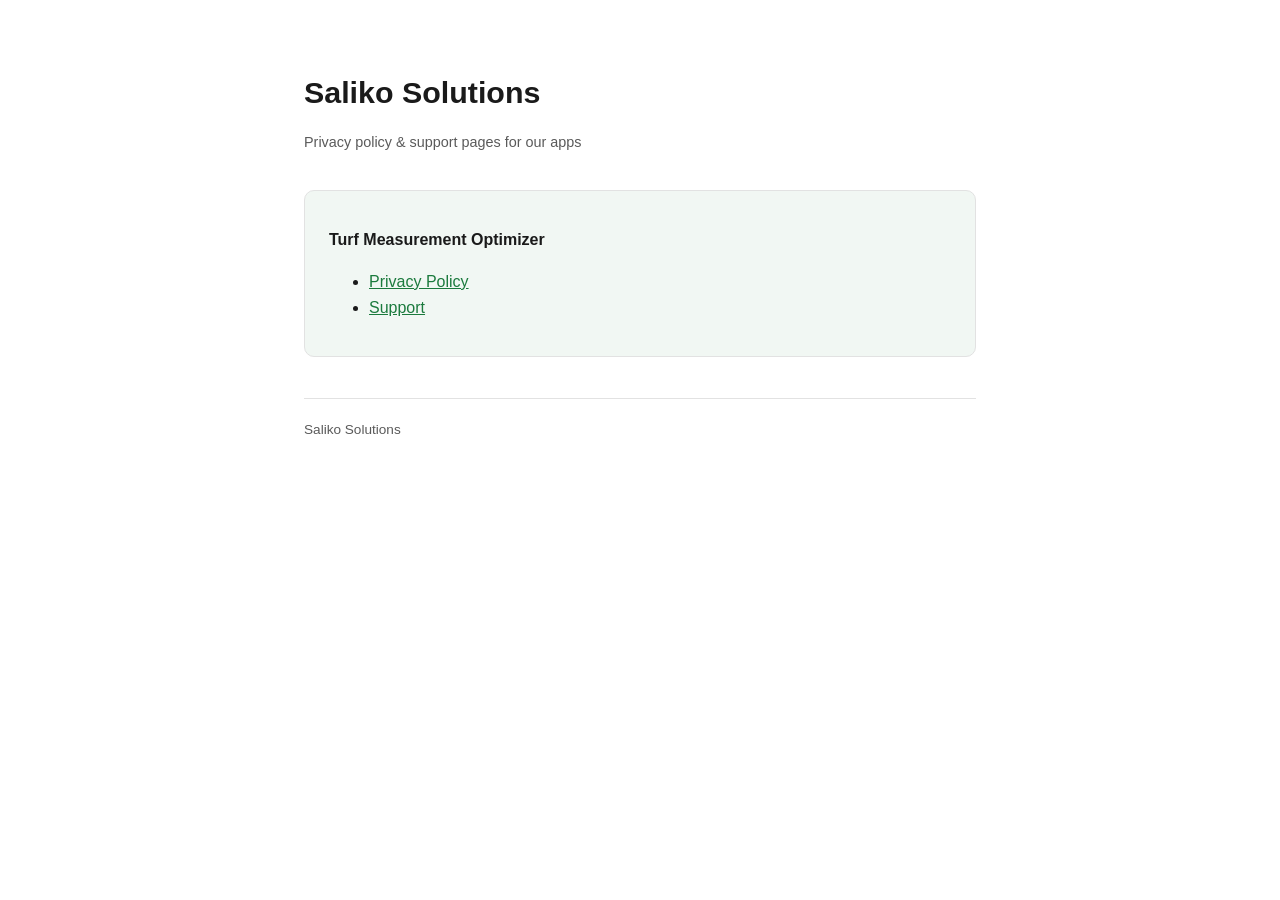
<file: index.html>
<!doctype html>
<html lang="en">
<head>
  <meta charset="utf-8">
  <meta name="viewport" content="width=device-width, initial-scale=1">
  <title>Saliko Solutions — App Policies</title>
  <link rel="stylesheet" href="style.css">
</head>
<body>
<main>
  <h1>Saliko Solutions</h1>
  <p class="meta">Privacy policy &amp; support pages for our apps</p>

  <div class="card">
    <p><strong>Turf Measurement Optimizer</strong></p>
    <ul>
      <li><a href="privacy-policy.html">Privacy Policy</a></li>
      <li><a href="support.html">Support</a></li>
    </ul>
  </div>

  <!-- Add a new .card block per app here, e.g.:
  <div class="card">
    <p><strong>App Name</strong></p>
    <ul>
      <li><a href="app-folder/privacy-policy.html">Privacy Policy</a></li>
      <li><a href="app-folder/support.html">Support</a></li>
    </ul>
  </div>
  -->

  <footer>Saliko Solutions</footer>
</main>
</body>
</html>
</file>
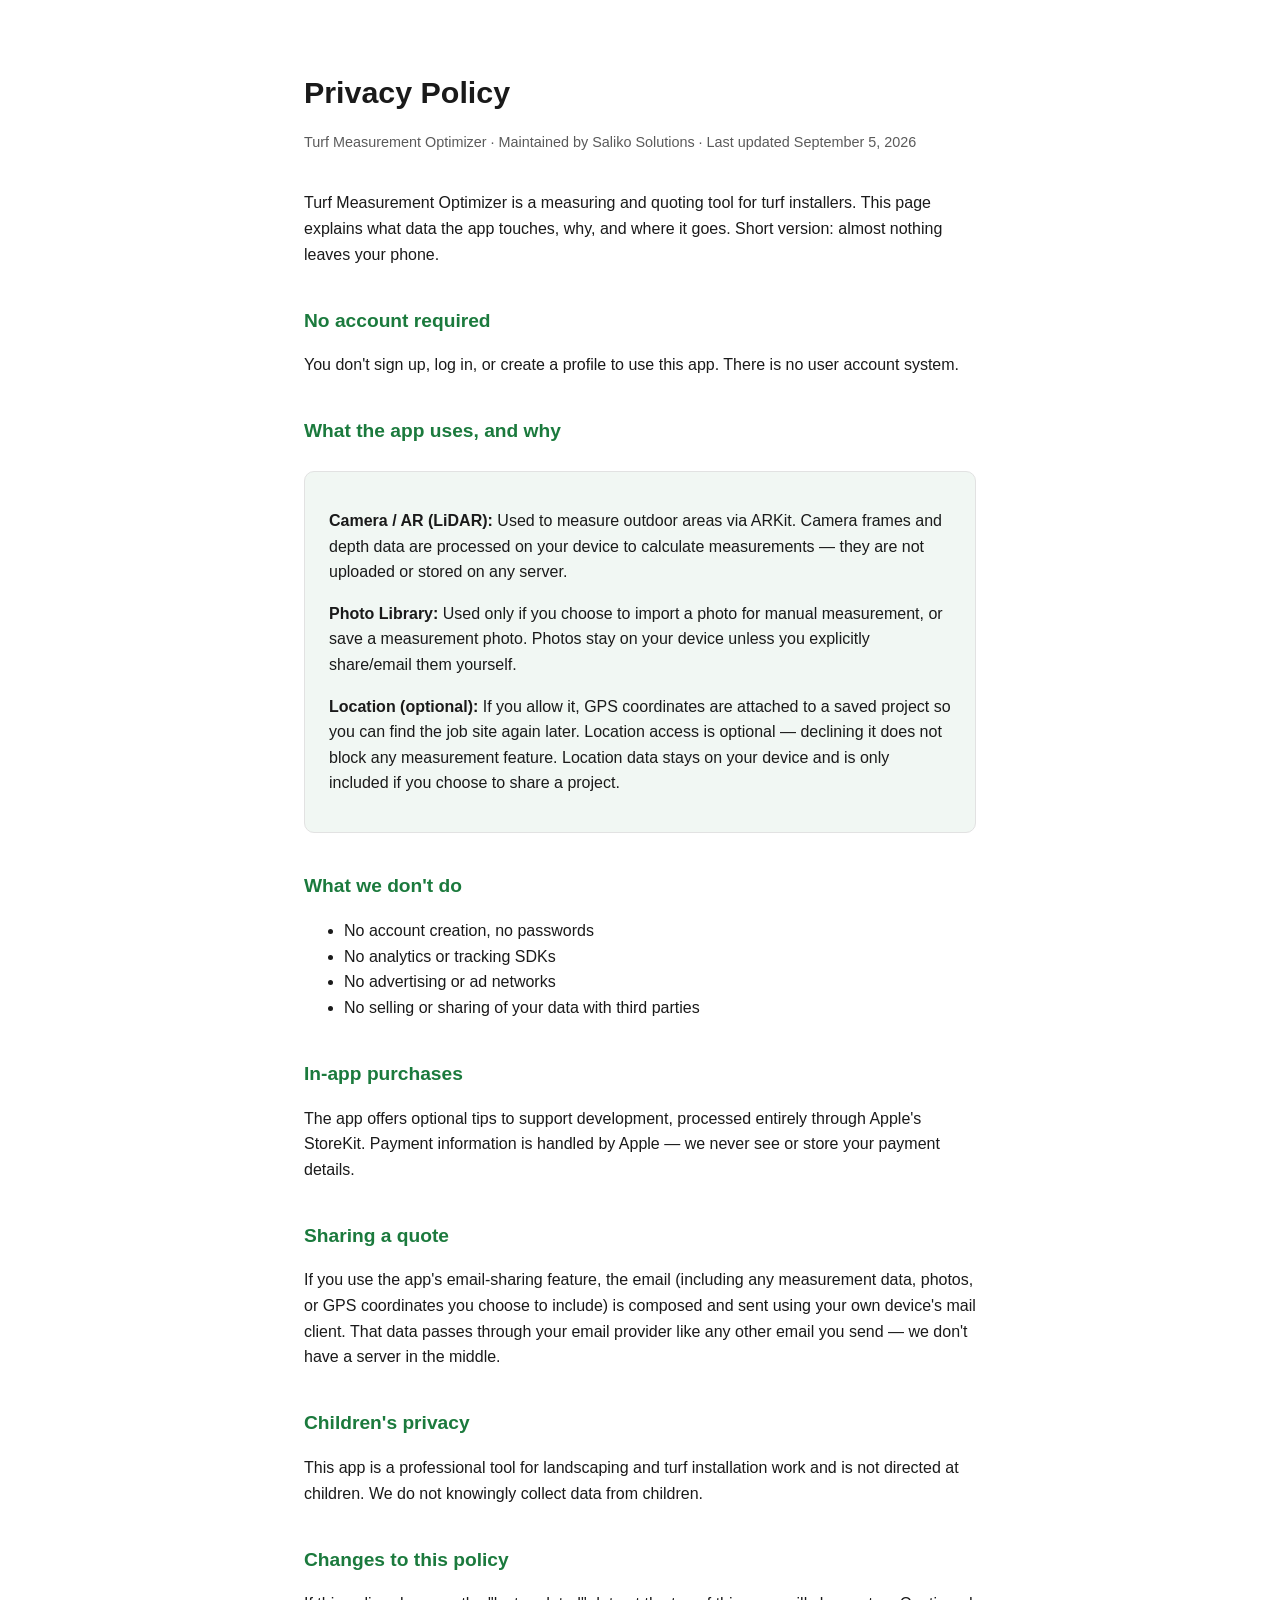
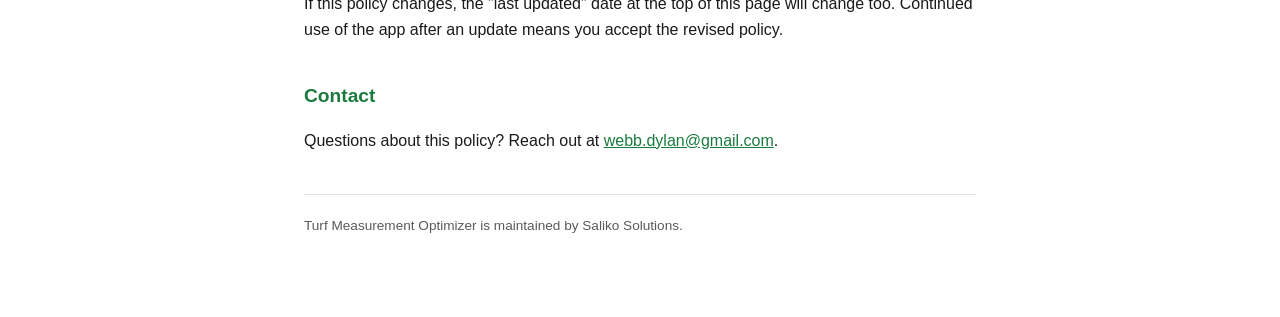
<file: privacy-policy.html>
<!doctype html>
<html lang="en">
<head>
  <meta charset="utf-8">
  <meta name="viewport" content="width=device-width, initial-scale=1">
  <title>Privacy Policy — Turf Measurement Optimizer</title>
  <link rel="stylesheet" href="style.css">
</head>
<body>
<main>
  <h1>Privacy Policy</h1>
  <p class="meta">Turf Measurement Optimizer &middot; Maintained by Saliko Solutions &middot; Last updated September 5, 2026</p>

  <p>Turf Measurement Optimizer is a measuring and quoting tool for turf installers. This page explains what data the app touches, why, and where it goes. Short version: almost nothing leaves your phone.</p>

  <h2>No account required</h2>
  <p>You don't sign up, log in, or create a profile to use this app. There is no user account system.</p>

  <h2>What the app uses, and why</h2>
  <div class="card">
    <p><strong>Camera / AR (LiDAR):</strong> Used to measure outdoor areas via ARKit. Camera frames and depth data are processed on your device to calculate measurements — they are not uploaded or stored on any server.</p>
    <p><strong>Photo Library:</strong> Used only if you choose to import a photo for manual measurement, or save a measurement photo. Photos stay on your device unless you explicitly share/email them yourself.</p>
    <p><strong>Location (optional):</strong> If you allow it, GPS coordinates are attached to a saved project so you can find the job site again later. Location access is optional — declining it does not block any measurement feature. Location data stays on your device and is only included if you choose to share a project.</p>
  </div>

  <h2>What we don't do</h2>
  <ul>
    <li>No account creation, no passwords</li>
    <li>No analytics or tracking SDKs</li>
    <li>No advertising or ad networks</li>
    <li>No selling or sharing of your data with third parties</li>
  </ul>

  <h2>In-app purchases</h2>
  <p>The app offers optional tips to support development, processed entirely through Apple's StoreKit. Payment information is handled by Apple — we never see or store your payment details.</p>

  <h2>Sharing a quote</h2>
  <p>If you use the app's email-sharing feature, the email (including any measurement data, photos, or GPS coordinates you choose to include) is composed and sent using your own device's mail client. That data passes through your email provider like any other email you send — we don't have a server in the middle.</p>

  <h2>Children's privacy</h2>
  <p>This app is a professional tool for landscaping and turf installation work and is not directed at children. We do not knowingly collect data from children.</p>

  <h2>Changes to this policy</h2>
  <p>If this policy changes, the "last updated" date at the top of this page will change too. Continued use of the app after an update means you accept the revised policy.</p>

  <h2>Contact</h2>
  <p>Questions about this policy? Reach out at <a href="mailto:webb.dylan@gmail.com">webb.dylan@gmail.com</a>.</p>

  <footer>Turf Measurement Optimizer is maintained by Saliko Solutions.</footer>
</main>
</body>
</html>
</file>
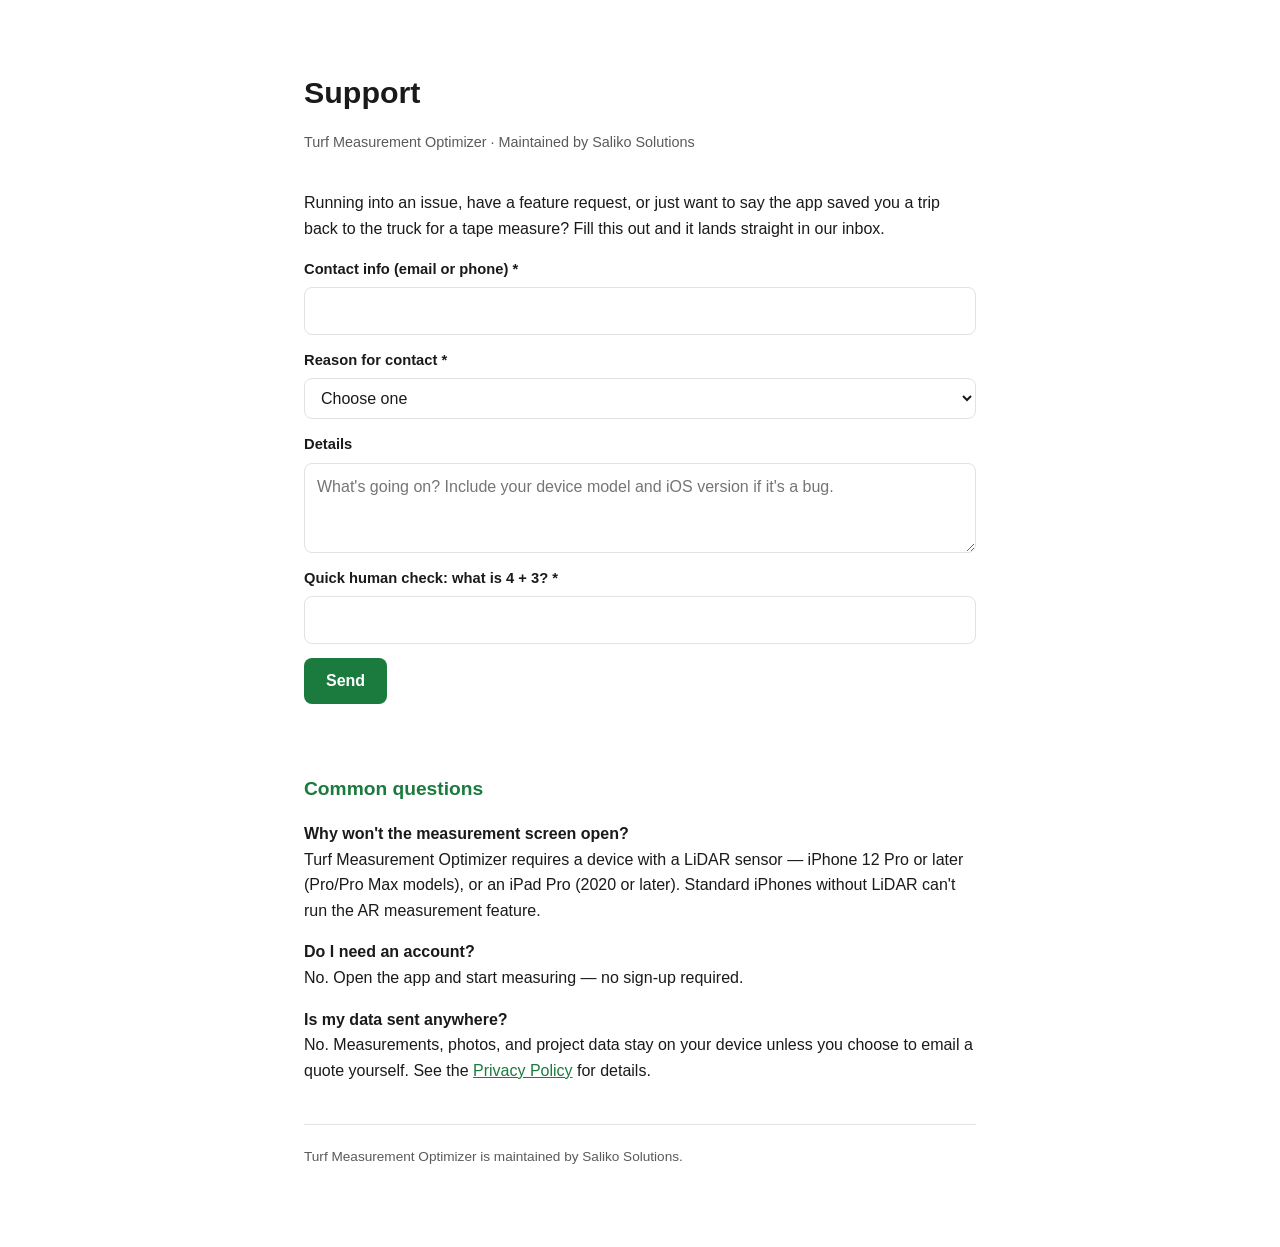
<file: support.html>
<!doctype html>
<html lang="en">
<head>
  <meta charset="utf-8">
  <meta name="viewport" content="width=device-width, initial-scale=1">
  <title>Support — Turf Measurement Optimizer</title>
  <link rel="stylesheet" href="style.css">
</head>
<body>
<main>
  <h1>Support</h1>
  <p class="meta">Turf Measurement Optimizer &middot; Maintained by Saliko Solutions</p>

  <p>Running into an issue, have a feature request, or just want to say the app saved you a trip back to the truck for a tape measure? Fill this out and it lands straight in our inbox.</p>

  <form id="contact-form">
    <div class="field">
      <label for="contact">Contact info (email or phone) <span aria-hidden="true">*</span></label>
      <input type="text" id="contact" name="contact" required autocomplete="off">
    </div>

    <div class="field">
      <label for="reason">Reason for contact <span aria-hidden="true">*</span></label>
      <select id="reason" name="reason" required>
        <option value="" disabled selected>Choose one</option>
        <option value="Bug report">Bug report</option>
        <option value="Feature request">Feature request</option>
        <option value="Question">General question</option>
        <option value="Other">Other</option>
      </select>
    </div>

    <div class="field">
      <label for="details">Details</label>
      <textarea id="details" name="details" placeholder="What's going on? Include your device model and iOS version if it's a bug."></textarea>
    </div>

    <div class="field">
      <label for="check">Quick human check: what is 4 + 3? <span aria-hidden="true">*</span></label>
      <input type="text" id="check" name="check" required autocomplete="off" inputmode="numeric">
    </div>

    <!-- honeypot: hidden from real users, left blank; bots often fill it -->
    <div class="field honeypot" aria-hidden="true">
      <label for="website">Website</label>
      <input type="text" id="website" name="website" tabindex="-1" autocomplete="off">
    </div>

    <input type="hidden" name="app" value="Turf Measurement Optimizer">

    <button type="submit" id="submit-btn">Send</button>
    <p class="form-status" id="form-status" role="status"></p>
  </form>

  <h2>Common questions</h2>

  <p><strong>Why won't the measurement screen open?</strong><br>
  Turf Measurement Optimizer requires a device with a LiDAR sensor — iPhone 12 Pro or later (Pro/Pro Max models), or an iPad Pro (2020 or later). Standard iPhones without LiDAR can't run the AR measurement feature.</p>

  <p><strong>Do I need an account?</strong><br>
  No. Open the app and start measuring — no sign-up required.</p>

  <p><strong>Is my data sent anywhere?</strong><br>
  No. Measurements, photos, and project data stay on your device unless you choose to email a quote yourself. See the <a href="privacy-policy.html">Privacy Policy</a> for details.</p>

  <footer>Turf Measurement Optimizer is maintained by Saliko Solutions.</footer>
</main>

<script>
  const ENDPOINT = "https://script.google.com/macros/s/AKfycbxBpBgQyjBC8kRcRIBI5WQzl9P0xxomsSmLgUyxEAFFKd5gsGN2QmQ3gNFeq9WhOMA/exec";

  const form = document.getElementById("contact-form");
  const status = document.getElementById("form-status");
  const submitBtn = document.getElementById("submit-btn");

  form.addEventListener("submit", function (e) {
    e.preventDefault();

    const check = document.getElementById("check").value.trim();
    if (check !== "7") {
      status.textContent = "That human check didn't check out — try again.";
      status.className = "form-status err";
      return;
    }

    submitBtn.disabled = true;
    status.textContent = "Sending…";
    status.className = "form-status";

    const data = new URLSearchParams(new FormData(form));

    fetch(ENDPOINT, {
      method: "POST",
      mode: "no-cors",
      body: data
    })
      .then(function () {
        status.textContent = "Thanks — we got it and will follow up soon.";
        status.className = "form-status ok";
        form.reset();
        submitBtn.disabled = false;
      })
      .catch(function () {
        status.textContent = "Something went wrong sending that. Please try again in a bit.";
        status.className = "form-status err";
        submitBtn.disabled = false;
      });
  });
</script>
</body>
</html>
</file>
<file: style.css>
:root {
  color-scheme: light dark;
  --bg: #ffffff;
  --fg: #1a1a1a;
  --muted: #5a5a5a;
  --accent: #1B7A3D;
  --border: #e2e2e2;
}
@media (prefers-color-scheme: dark) {
  :root {
    --bg: #121212;
    --fg: #f0f0f0;
    --muted: #a8a8a8;
    --accent: #4CAF6D;
    --border: #2c2c2c;
  }
}
* { box-sizing: border-box; }
body {
  margin: 0;
  background: var(--bg);
  color: var(--fg);
  font-family: -apple-system, BlinkMacSystemFont, "Segoe UI", Roboto, Helvetica, Arial, sans-serif;
  line-height: 1.6;
}
main {
  max-width: 720px;
  margin: 0 auto;
  padding: 48px 24px 80px;
}
h1 { font-size: 1.9rem; margin-bottom: 0.25em; }
h2 { font-size: 1.2rem; margin-top: 2em; color: var(--accent); }
p, li { color: var(--fg); }
.meta { color: var(--muted); font-size: 0.9rem; margin-bottom: 2.5em; }
a { color: var(--accent); }
.card {
  border: 1px solid var(--border);
  border-radius: 10px;
  padding: 20px 24px;
  margin: 1.5em 0;
  background: color-mix(in srgb, var(--accent) 6%, transparent);
}
footer {
  margin-top: 3em;
  padding-top: 1.5em;
  border-top: 1px solid var(--border);
  color: var(--muted);
  font-size: 0.85rem;
}

form { display: flex; flex-direction: column; gap: 14px; }
label { font-weight: 600; font-size: 0.92rem; }
input[type="text"], input[type="email"], select, textarea {
  width: 100%;
  font: inherit;
  color: var(--fg);
  background: var(--bg);
  border: 1px solid var(--border);
  border-radius: 8px;
  padding: 10px 12px;
}
textarea { resize: vertical; min-height: 90px; }
.field { display: flex; flex-direction: column; gap: 6px; }
.honeypot { position: absolute; left: -9999px; opacity: 0; height: 0; overflow: hidden; }
button[type="submit"] {
  align-self: flex-start;
  background: var(--accent);
  color: #fff;
  border: none;
  border-radius: 8px;
  padding: 10px 22px;
  font: inherit;
  font-weight: 600;
  cursor: pointer;
}
button[type="submit"]:disabled { opacity: 0.6; cursor: default; }
.form-status { font-size: 0.9rem; margin-top: 4px; }
.form-status.ok { color: var(--accent); }
.form-status.err { color: #c0392b; }
</file>
